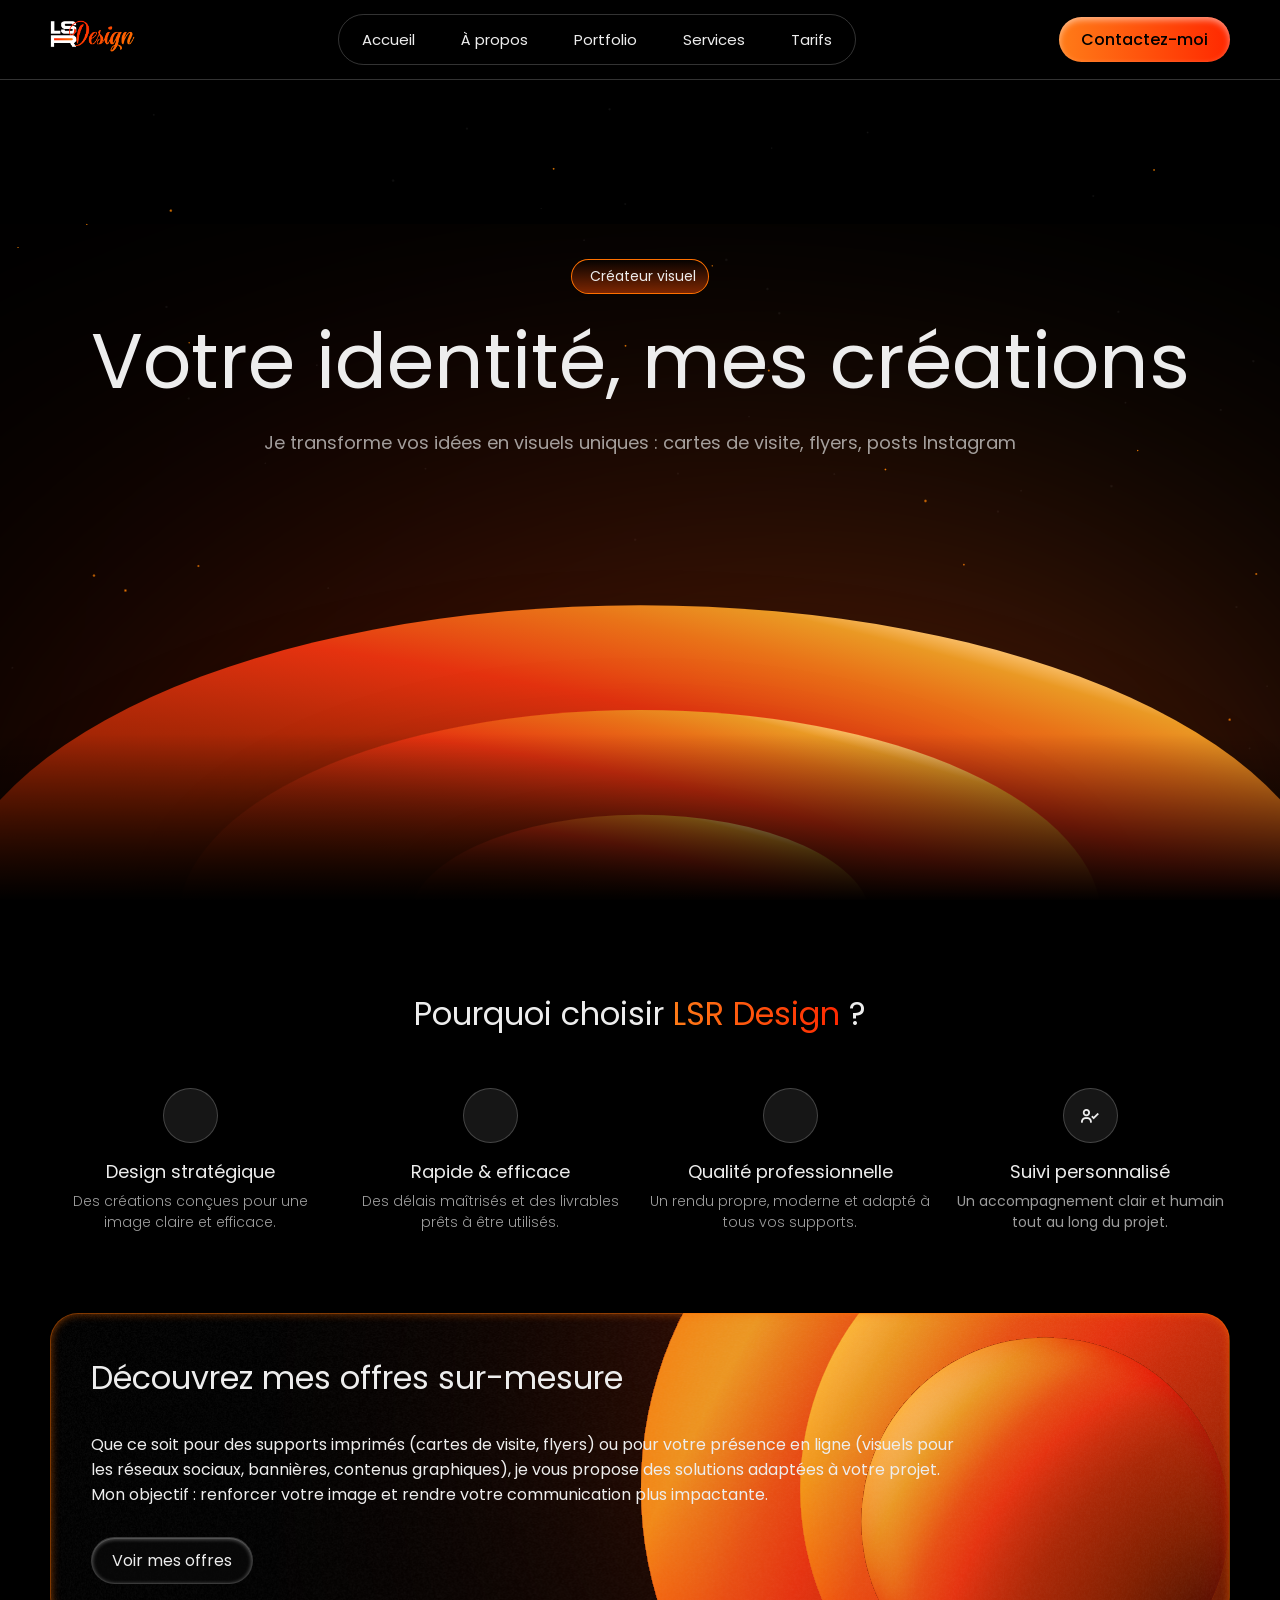
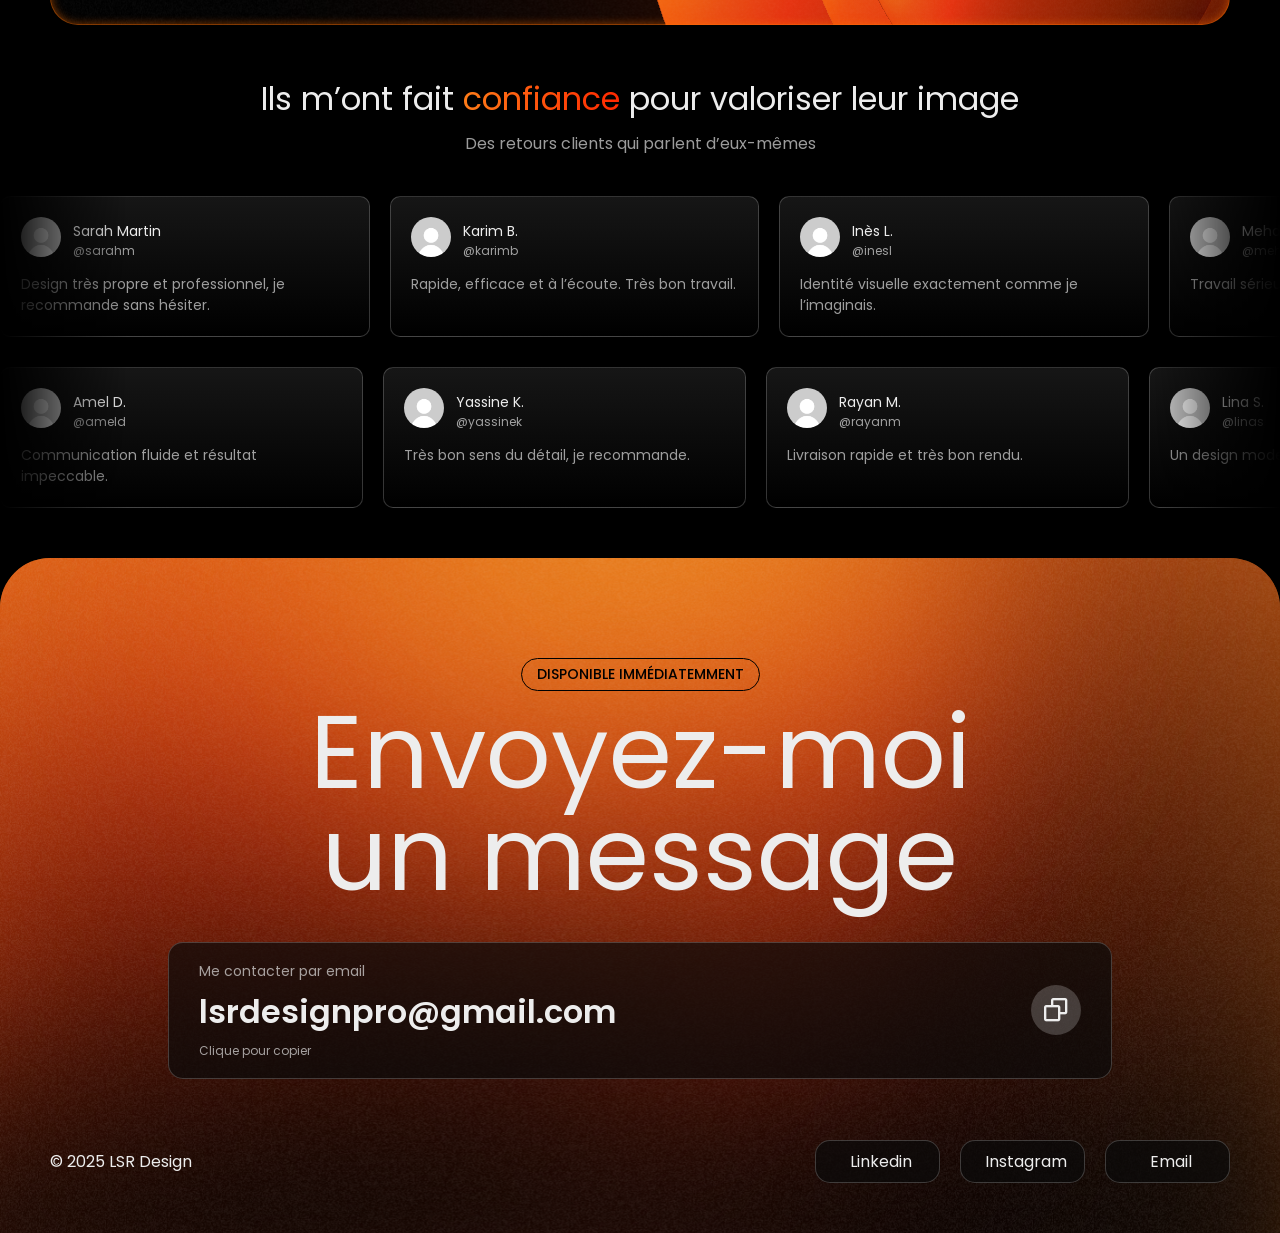
<file: index.html>
<!DOCTYPE html>
<html lang="fr">

<head>
    <meta charset="UTF-8">
    <meta name="viewport" content="width=device-width, initial-scale=1.0">
    <meta name="description" content="">
    <title>LSR Design | Accueil</title>
    <!-- favicon -->
    <link rel="icon" type="image/png" href="/images/favicon.png">
    <!-- style -->
    <link rel="stylesheet" href="../assets/css/utilities.css">
    <link rel="stylesheet" href="../assets/css/style.css">
    <!-- boxicons (icônes) -->
    <link href="https://cdn.boxicons.com/fonts/basic/boxicons.min.css" rel="stylesheet">
    <link href='https://unpkg.com/boxicons@2.1.4/css/boxicons.min.css' rel='stylesheet'>
</head>
</head>

<body>
    <!-- Background particles -->
    <div class="finisher-header"></div>
    <header>
        <nav>
            <div class="navbar-container flex">
                <div class="navbar-logo">
                    <a href="./index.html">
                        <img src="../assets/images/logo.png" alt="LRS design">
                    </a>
                </div>

                <!-- nav links -->
                <ul class="navbar-links flex">
                    <li><a href="./index.html">Accueil</a></li>
                    <li><a href="./a-propos.html">À propos</a></li>
                    <li><a href="./portfolio.html">Portfolio</a></li>
                    <li><a href="./services.html">Services</a></li>
                    <li><a href="./tarifs.html">Tarifs</a></li>
                </ul>

                <!-- Contact -->
                <a href="#" class="primary-btn primary-btn-none">Contactez-moi</a>
                <!-- Burger button (mobile) -->
                <button class="navbar-burger" id="burgerBtn" aria-label="Ouvrir le menu">
                    <i class='bx bx-menu'></i>
                </button>
            </div>
        </nav>
        <div class="mobile-menu" id="mobileMenu">
            <div class="top-mobile-menu">
                <div class="navbar-logo">
                    <a href="./index.html">
                        <img src="../assets/images/logo.png" alt="LRS design">
                    </a>
                </div>
                <button class="mobile-menu-close rounded-full" id="closeMobileMenu" aria-label="Fermer le menu">
                    <i class='bx bx-x'></i>
                </button>
            </div>
            <div class="line-grey"></div>
            <ul class="mobile-menu-links">
                <li><a href="./index.html"><i class='bx  bx-home'></i> Accueil</a></li>
                <li><a href="./a-propos.html"><i class='bx  bx-user'></i> À propos</a></li>
                <li><a href="./portfolio.html"><i class='bx  bx-briefcase-alt'></i> Portfolio</a></li>
                <li><a href="./services.html"><i class="bx bx-bulb"></i> Services</a></li>
                <li><a href="./tarifs.html"><i class='bx  bx-dollar'></i> Tarifs</a></li>
            </ul>

            <div class="mobile-actions">
                <div class="primary-btn">
                    <a href="#">Contactez-moi</a>
                    <i class='bx  bx-arrow-up-right-stroke'></i>
                </div>
            </div>
        </div>
    </header>
    <main>
        <div class="hero-container content">
            <div class="title-container">
                <div class="mini-title rounded">
                    <i class="bx bx-sparkles-alt"></i>
                    Créateur visuel
                </div>

                <h1>Votre identité, mes créations</h1>

                <p>
                    Je transforme vos idées en visuels uniques : cartes de visite,
                    flyers, posts Instagram
                </p>
            </div>
        </div>

        <div class="all-content">
            <div class="why-container">
                <h2 class="title-secondary">Pourquoi choisir <span class="gradient-text">LSR Design</span> ?</h2>
                <div class="why-cards-container">
                    <div class="why-card">
                        <div class="icon-why border-hover rounded">
                            <i class='bx bx-target'></i>
                        </div>
                        <div class="why-text">
                            <h3>Design stratégique</h3>
                            <p class="fw">
                                Des créations conçues pour une image claire et efficace.
                            </p>
                        </div>
                    </div>

                    <div class="why-card">
                        <div class="icon-why border-hover rounded">
                            <i class='bx bx-thunder'></i>
                        </div>
                        <div class="why-text">
                            <h3>Rapide & efficace</h3>
                            <p class="fw">
                                Des délais maîtrisés et des livrables prêts
                                à être utilisés.
                            </p>
                        </div>
                    </div>

                    <div class="why-card">
                        <div class="icon-why border-hover rounded">
                            <i class='bx bx-diamond-alt'></i>
                        </div>
                        <div class="why-text">
                            <h3>Qualité professionnelle</h3>
                            <p class="fw">
                                Un rendu propre, moderne et adapté
                                à tous vos supports.
                            </p>
                        </div>
                    </div>

                    <div class="why-card">
                        <div class="icon-why border-hover rounded">
                            <i class='bx bx-user-check'></i>
                        </div>
                        <div class="why-text">
                            <h3>Suivi personnalisé</h3>
                            <p>
                                Un accompagnement clair et humain
                                tout au long du projet.
                            </p>
                        </div>
                    </div>

                </div>
            </div>

            <!-- <div class="client-satisfait-container">
    
            </div> -->

            <div class="offre-container">
                <h2 class="title-secondary">Découvrez mes offres sur-mesure</h2>
                <p>Que ce soit pour des supports imprimés (cartes de visite, flyers) ou pour votre présence en ligne
                    (visuels pour les réseaux sociaux, bannières, contenus graphiques), je vous propose des solutions
                    adaptées à votre projet. Mon objectif : renforcer votre image et rendre votre communication plus
                    impactante.</p>
                <div class="btn">
                    <a href="./tarifs.html">Voir mes offres</a>
                </div>
            </div>
        </div>

        <div class="temoignage-section">
            <div class="temoignage-header">
                <h2 class="title-secondary">Ils m’ont fait <span class="gradient-text">confiance</span> pour
                    valoriser leur image</h2>
                <p>Des retours clients qui parlent d’eux-mêmes</p>
            </div>
            <div class="temoignage-container">
                <div class="temoignage-box temoignage-box1">
                    <div class="temoignage-track">

                        <div class="temoignage-card border-hover">
                            <div class="profile-temoignage">
                                <div class="profile-pic">
                                    <img src="./assets/images/profile-pic.jpg" class="rounded" alt="Photo de profil">
                                </div>
                                <div class="profile-name">
                                    <h4>Sarah Martin</h4>
                                    <p>@sarahm</p>
                                </div>
                            </div>
                            <div class="temoignage-text">
                                <p>Design très propre et professionnel, je recommande sans hésiter.</p>
                            </div>
                        </div>

                        <div class="temoignage-card border-hover">
                            <div class="profile-temoignage">
                                <div class="profile-pic">
                                    <img src="./assets/images/profile-pic.jpg" class="rounded" alt="">
                                </div>
                                <div class="profile-name">
                                    <h4>Karim B.</h4>
                                    <p>@karimb</p>
                                </div>
                            </div>
                            <div class="temoignage-text">
                                <p>Rapide, efficace et à l’écoute. Très bon travail.</p>
                            </div>
                        </div>

                        <div class="temoignage-card border-hover">
                            <div class="profile-temoignage">
                                <div class="profile-pic">
                                    <img src="./assets/images/profile-pic.jpg" class="rounded" alt="">
                                </div>
                                <div class="profile-name">
                                    <h4>Inès L.</h4>
                                    <p>@inesl</p>
                                </div>
                            </div>
                            <div class="temoignage-text">
                                <p>Identité visuelle exactement comme je l’imaginais.</p>
                            </div>
                        </div>

                        <div class="temoignage-card border-hover">
                            <div class="profile-temoignage">
                                <div class="profile-pic">
                                    <img src="./assets/images/profile-pic.jpg" class="rounded" alt="">
                                </div>
                                <div class="profile-name">
                                    <h4>Mehdi A.</h4>
                                    <p>@mehdia</p>
                                </div>
                            </div>
                            <div class="temoignage-text">
                                <p>Travail sérieux et rendu moderne. Top.</p>
                            </div>
                        </div>

                        <div class="temoignage-card border-hover">
                            <div class="profile-temoignage">
                                <div class="profile-pic">
                                    <img src="./assets/images/profile-pic.jpg" class="rounded" alt="">
                                </div>
                                <div class="profile-name">
                                    <h4>Sarah Martin</h4>
                                    <p>@sarahm</p>
                                </div>
                            </div>
                            <div class="temoignage-text">
                                <p>Design très propre et professionnel, je recommande sans hésiter.</p>
                            </div>
                        </div>

                        <div class="temoignage-card border-hover">
                            <div class="profile-temoignage">
                                <div class="profile-pic">
                                    <img src="./assets/images/profile-pic.jpg" class="rounded" alt="">
                                </div>
                                <div class="profile-name">
                                    <h4>Karim B.</h4>
                                    <p>@karimb</p>
                                </div>
                            </div>
                            <div class="temoignage-text">
                                <p>Rapide, efficace et à l’écoute. Très bon travail.</p>
                            </div>
                        </div>

                        <div class="temoignage-card border-hover">
                            <div class="profile-temoignage">
                                <div class="profile-pic">
                                    <img src="./assets/images/profile-pic.jpg" class="rounded" alt="">
                                </div>
                                <div class="profile-name">
                                    <h4>Inès L.</h4>
                                    <p>@inesl</p>
                                </div>
                            </div>
                            <div class="temoignage-text">
                                <p>Identité visuelle exactement comme je l’imaginais.</p>
                            </div>
                        </div>

                        <div class="temoignage-card border-hover">
                            <div class="profile-temoignage">
                                <div class="profile-pic">
                                    <img src="./assets/images/profile-pic.jpg" class="rounded" alt="">
                                </div>
                                <div class="profile-name">
                                    <h4>Mehdi A.</h4>
                                    <p>@mehdia</p>
                                </div>
                            </div>
                            <div class="temoignage-text">
                                <p>Travail sérieux et rendu moderne. Top.</p>
                            </div>
                        </div>

                    </div>
                </div>

                <div class="temoignage-box temoignage-box2">
                    <div class="temoignage-track">

                        <div class="temoignage-card border-hover">
                            <div class="profile-temoignage">
                                <div class="profile-pic">
                                    <img src="./assets/images/profile-pic.jpg" class="rounded" alt="">
                                </div>
                                <div class="profile-name">
                                    <h4>Amel D.</h4>
                                    <p>@ameld</p>
                                </div>
                            </div>
                            <div class="temoignage-text">
                                <p>Communication fluide et résultat impeccable.</p>
                            </div>
                        </div>

                        <div class="temoignage-card border-hover">
                            <div class="profile-temoignage">
                                <div class="profile-pic">
                                    <img src="./assets/images/profile-pic.jpg" class="rounded" alt="">
                                </div>
                                <div class="profile-name">
                                    <h4>Yassine K.</h4>
                                    <p>@yassinek</p>
                                </div>
                            </div>
                            <div class="temoignage-text">
                                <p>Très bon sens du détail, je recommande.</p>
                            </div>
                        </div>

                        <div class="temoignage-card border-hover">
                            <div class="profile-temoignage">
                                <div class="profile-pic">
                                    <img src="./assets/images/profile-pic.jpg" class="rounded" alt="">
                                </div>
                                <div class="profile-name">
                                    <h4>Rayan M.</h4>
                                    <p>@rayanm</p>
                                </div>
                            </div>
                            <div class="temoignage-text">
                                <p>Livraison rapide et très bon rendu.</p>
                            </div>
                        </div>

                        <div class="temoignage-card border-hover">
                            <div class="profile-temoignage">
                                <div class="profile-pic">
                                    <img src="./assets/images/profile-pic.jpg" class="rounded" alt="">
                                </div>
                                <div class="profile-name">
                                    <h4>Lina S.</h4>
                                    <p>@linas</p>
                                </div>
                            </div>
                            <div class="temoignage-text">
                                <p>Un design moderne qui fait la différence.</p>
                            </div>
                        </div>
                        <!-- DUPLICATION -->
                        <div class="temoignage-card border-hover">
                            <div class="profile-temoignage">
                                <div class="profile-pic">
                                    <img src="./assets/images/profile-pic.jpg" class="rounded" alt="">
                                </div>
                                <div class="profile-name">
                                    <h4>Nora B.</h4>
                                    <p>@norab</p>
                                </div>
                            </div>
                            <div class="temoignage-text">
                                <p>Très bon accompagnement du début à la fin, travail sérieux.</p>
                            </div>
                        </div>

                        <div class="temoignage-card border-hover">
                            <div class="profile-temoignage">
                                <div class="profile-pic">
                                    <img src="./assets/images/profile-pic.jpg" class="rounded" alt="">
                                </div>
                                <div class="profile-name">
                                    <h4>Lucas P.</h4>
                                    <p>@lucasp</p>
                                </div>
                            </div>
                            <div class="temoignage-text">
                                <p>Un rendu moderne et efficace, exactement ce que je voulais.</p>
                            </div>
                        </div>

                        <div class="temoignage-card border-hover">
                            <div class="profile-temoignage">
                                <div class="profile-pic">
                                    <img src="./assets/images/profile-pic.jpg" class="rounded" alt="">
                                </div>
                                <div class="profile-name">
                                    <h4>Samira O.</h4>
                                    <p>@samirao</p>
                                </div>
                            </div>
                            <div class="temoignage-text">
                                <p>Créatif, rapide et très à l’écoute. Je recommande sans hésiter.</p>
                            </div>
                        </div>

                        <div class="temoignage-card border-hover">
                            <div class="profile-temoignage">
                                <div class="profile-pic">
                                    <img src="./assets/images/profile-pic.jpg" class="rounded" alt="">
                                </div>
                                <div class="profile-name">
                                    <h4>Hugo L.</h4>
                                    <p>@hugol</p>
                                </div>
                            </div>
                            <div class="temoignage-text">
                                <p>Un vrai plus pour mon image de marque, très satisfait.</p>
                            </div>
                        </div>
                    </div>
                </div>

            </div>
        </div>
    </main>

    <footer>
        <div class="footer-container" id="contact">
            <div class="available rounded">
                <p>Disponible immédiatemment</p>
            </div>
            <h1 class="title-font">Envoyez-moi<br>un message</h1>
            <!-- card email a copier -->

            <div class="contact-card-wrapper border-hover" id="contactCard">
                <div class="contact-card-info">
                    <p class="contact-card-title">Me contacter par email</p>
                    <p class="contact-card-email" id="contactEmail">lsrdesignpro@gmail.com</p>
                    <p class="contact-card-hint" id="contactHint">Clique pour copier</p>
                </div>

                <button class="contact-card-copy-btn rounded" id="contactCopyButton">
                    <i id="contactIconCopy" class='bx bx-copy'></i>
                    <i id="contactIconCheck" class='bx bx-check contact-card-icon-check'></i>
                </button>

            </div>

            <div class="copyright-container">
                <div class="copyright color-grey">
                    <p>© 2025 LSR Design</p>
                    <div class="social-media">
                        <a href="https://www.linkedin.com/in/amin-lassar-2700a9367/"><i
                                class='bxl  bx-linkedin'></i>Linkedin</a>
                        <a href="https://www.instagram.com/lsrdesign_pro/"><i class='bxl  bx-github'></i>Instagram</a>
                        <a href="mailto:aminlassar433@gmail.com"><i class='bxl  bx-gmail'></i>Email</a>
                    </div>
                </div>
            </div>
        </div>
    </footer>

    <!-- JS -->
    <script src="../assets/js/script.js"></script>
    <script src="../assets/js/finisher-header.es5.min.js"></script>
    <script src="../assets/js/particles.js"></script>
</body>

</html>
</file>
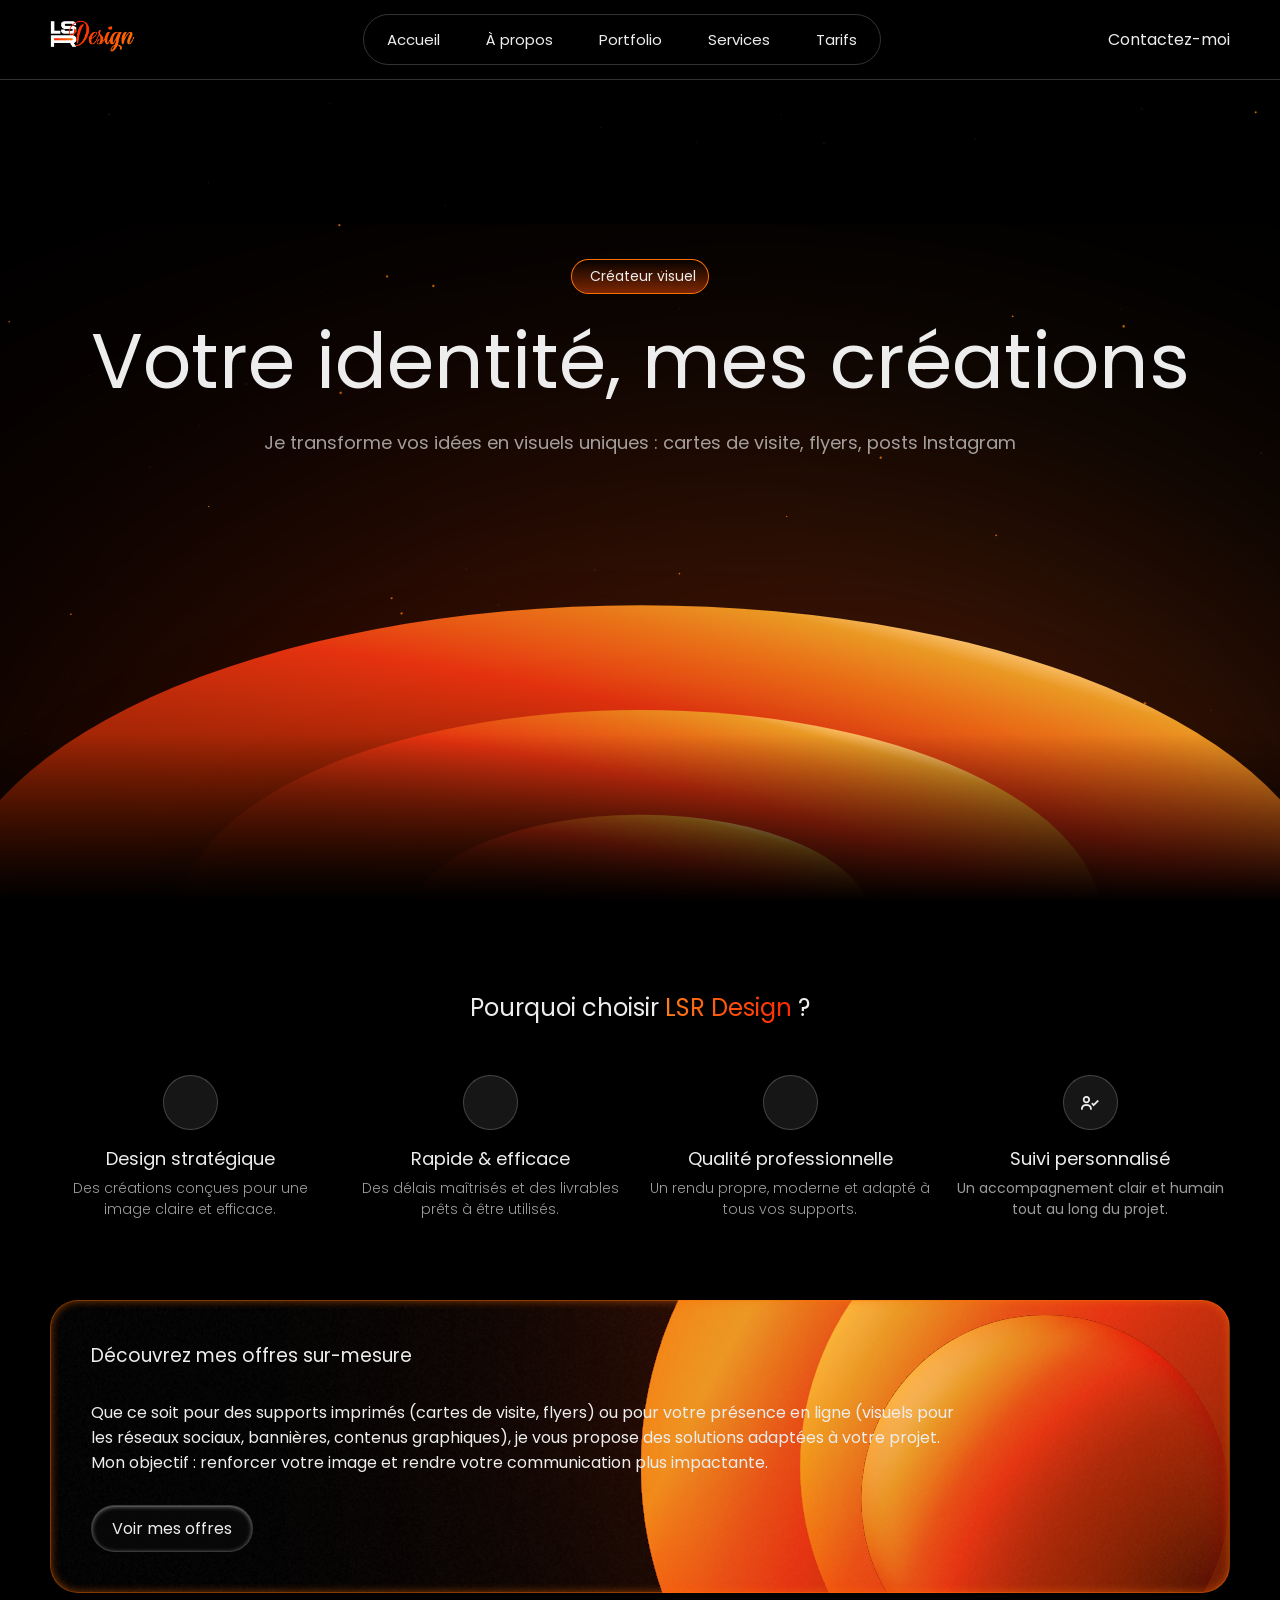
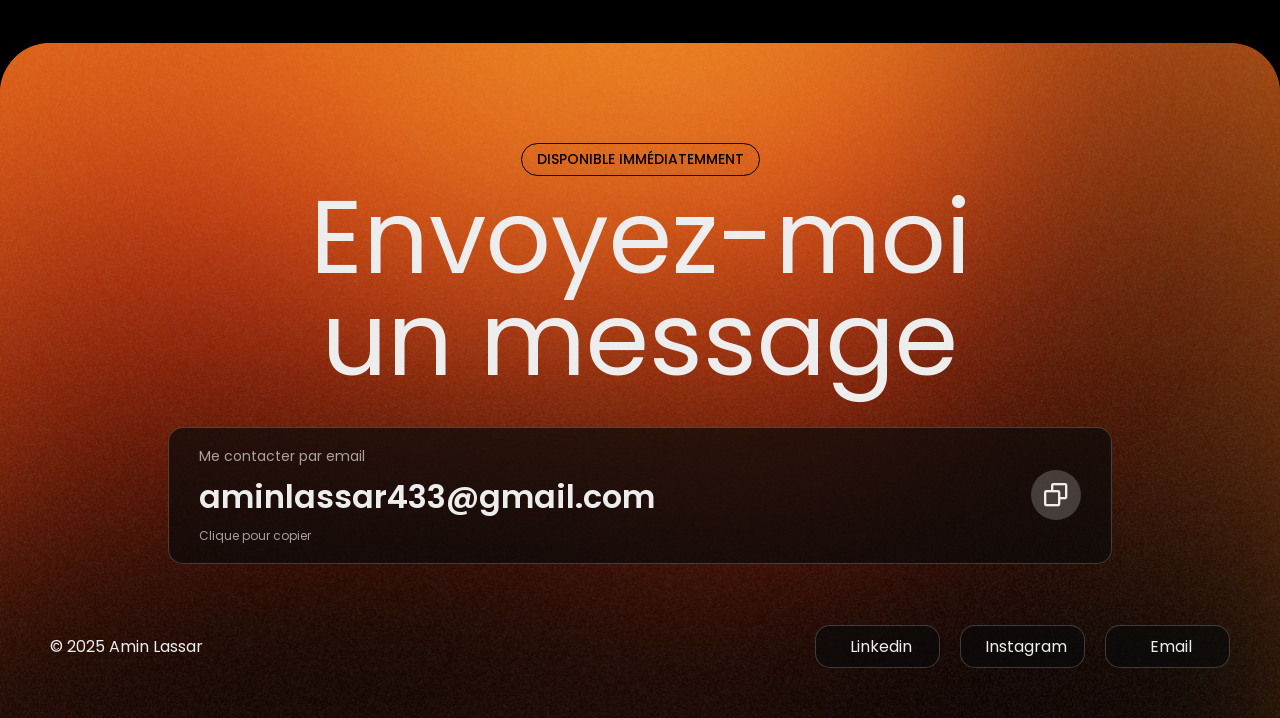
<file: pages/index.html>
<!DOCTYPE html>
<html lang="fr">

<head>
    <meta charset="UTF-8">
    <meta name="viewport" content="width=device-width, initial-scale=1.0">
    <meta name="description" content="">
    <title>LSR Design | Accueil</title>
    <!-- favicon -->
    <link rel="icon" type="image/png" href="/images/favicon.png">
    <!-- style -->
    <link rel="stylesheet" href="../assets/css/utilities.css">
    <link rel="stylesheet" href="../assets/css/style.css">
    <!-- boxicons (icônes) -->
    <link href="https://cdn.boxicons.com/fonts/basic/boxicons.min.css" rel="stylesheet">
    <link href='https://unpkg.com/boxicons@2.1.4/css/boxicons.min.css' rel='stylesheet'>
</head>
</head>

<body>
    <!-- Background particles -->
    <div class="finisher-header"></div>
    <header>
        <nav>
            <div class="navbar-container flex">
                <div class="navbar-logo">
                    <a href="./index.html">
                        <img src="../assets/images/logo.png" alt="LRS design">
                    </a>
                </div>

                <!-- nav links -->
                <ul class="navbar-links flex">
                    <li><a href="./index.html">Accueil</a></li>
                    <li><a href="#">À propos</a></li>
                    <li><a href="#">Portfolio</a></li>
                    <li><a href="#">Services</a></li>
                    <li><a href="#">Tarifs </a></li>
                </ul>

                <!-- Contact -->
                <div class="btn-contact btn-contact-none">
                    <a href="#">Contactez-moi</a>
                </div>
                <!-- Burger button (mobile) -->
                <button class="navbar-burger" id="burgerBtn" aria-label="Ouvrir le menu">
                    <i class='bx bx-menu'></i>
                </button>
            </div>
        </nav>
        <div class="mobile-menu" id="mobileMenu">
            <div class="top-mobile-menu">
                <div class="navbar-logo">
                    <a href="./index.html">
                        <img src="../assets/images/logo.png" alt="LRS design">
                    </a>
                </div>
                <button class="mobile-menu-close rounded-full" id="closeMobileMenu" aria-label="Fermer le menu">
                    <i class='bx bx-x'></i>
                </button>
            </div>
            <div class="line-grey"></div>
            <ul class="mobile-menu-links">
                <li><a href="./index.html"><i class='bx  bx-home'></i> Accueil</a></li>
                <li><a href="#"><i class='bx  bx-user'></i> À propos</a></li>
                <li><a href="#"><i class='bx  bx-briefcase-alt'></i> Portfolio</a></li>
                <li><a href="#"><i class="bx bx-bulb"></i> Services</a></li>
                <li><a href="#"><i class='bx  bx-dollar'></i> Tarifs </a></li>
            </ul>

            <div class="mobile-actions">
                <div class="btn-contact">
                    <a href="#">Contactez-moi</a>
                    <i class='bx  bx-arrow-up-right-stroke'></i>
                </div>
            </div>
        </div>
    </header>
    <main>
        <div class="hero-container content">
            <div class="title-container">
                <div class="mini-title rounded">
                    <i class="bx bx-sparkles-alt"></i>
                    Créateur visuel
                </div>

                <h1>Votre identité, mes créations</h1>

                <p>
                    Je transforme vos idées en visuels uniques : cartes de visite,
                    flyers, posts Instagram
                </p>
            </div>
        </div>

        <div class="all-content">
            <div class="why-container">
                <h2>Pourquoi choisir <span class="gradient-text">LSR Design</span> ?</h2>
                <div class="why-cards-container">
                    <div class="why-card">
                        <div class="icon-why border-hover rounded">
                            <i class='bx bx-target'></i>
                        </div>
                        <div class="why-text">
                            <h3>Design stratégique</h3>
                            <p class="fw">
                                Des créations conçues pour une image claire et efficace.
                            </p>
                        </div>
                    </div>

                    <div class="why-card">
                        <div class="icon-why border-hover rounded">
                            <i class='bx bx-thunder'></i>
                        </div>
                        <div class="why-text">
                            <h3>Rapide & efficace</h3>
                            <p class="fw">
                                Des délais maîtrisés et des livrables prêts
                                à être utilisés.
                            </p>
                        </div>
                    </div>

                    <div class="why-card">
                        <div class="icon-why border-hover rounded">
                            <i class='bx bx-diamond-alt'></i>
                        </div>
                        <div class="why-text">
                            <h3>Qualité professionnelle</h3>
                            <p class="fw">
                                Un rendu propre, moderne et adapté
                                à tous vos supports.
                            </p>
                        </div>
                    </div>

                    <div class="why-card">
                        <div class="icon-why border-hover rounded">
                            <i class='bx bx-user-check'></i>
                        </div>
                        <div class="why-text">
                            <h3>Suivi personnalisé</h3>
                            <p>
                                Un accompagnement clair et humain
                                tout au long du projet.
                            </p>
                        </div>
                    </div>

                </div>
            </div>

            <!-- <div class="client-satisfait-container">
    
            </div> -->
            <div class="offre-container">
                <h3>Découvrez mes offres sur-mesure</h3>
                <p>Que ce soit pour des supports imprimés (cartes de visite, flyers) ou pour votre présence en ligne
                    (visuels pour les réseaux sociaux, bannières, contenus graphiques), je vous propose des solutions
                    adaptées à votre projet. Mon objectif : renforcer votre image et rendre votre communication plus
                    impactante.</p>
                <div class="btn">
                    <a href="./tarifs.html">Voir mes offres</a>
                </div>
            </div>
            <!-- <div class="faq-container">
    
            </div>
            <div class="temoignage-container"></div> -->
        </div>
    </main>

    <footer>
        <div class="footer-container" id="contact">
            <div class="available rounded">
                <p>Disponible immédiatemment</p>
            </div>
            <h1 class="title-font">Envoyez-moi<br>un message</h1>
            <!-- card email a copier -->

            <div class="contact-card-wrapper border-hover" id="contactCard">
                <div class="contact-card-info">
                    <p class="contact-card-title">Me contacter par email</p>
                    <p class="contact-card-email" id="contactEmail">aminlassar433@gmail.com</p>
                    <p class="contact-card-hint" id="contactHint">Clique pour copier</p>
                </div>

                <button class="contact-card-copy-btn rounded" id="contactCopyButton">
                    <i id="contactIconCopy" class='bx bx-copy'></i>
                    <i id="contactIconCheck" class='bx bx-check contact-card-icon-check'></i>
                </button>

            </div>

            <div class="copyright-container">
                <div class="copyright color-grey">
                    <p>© 2025 Amin Lassar</p>
                    <div class="social-media">
                        <a href="https://www.linkedin.com/in/amin-lassar-2700a9367/"><i
                                class='bxl  bx-linkedin'></i>Linkedin</a>
                        <a href="https://www.instagram.com/lsrdesign_pro/"><i class='bxl  bx-github'></i>Instagram</a>
                        <a href="mailto:aminlassar433@gmail.com"><i class='bxl  bx-gmail'></i>Email</a>
                    </div>
                </div>
            </div>
        </div>
    </footer>

    <!-- JS -->
    <script src="../assets/js/script.js"></script>
    <script src="../assets/js/finisher-header.es5.min.js"></script>
    <script src="../assets/js/particles.js"></script>
</body>

</html>
</file>
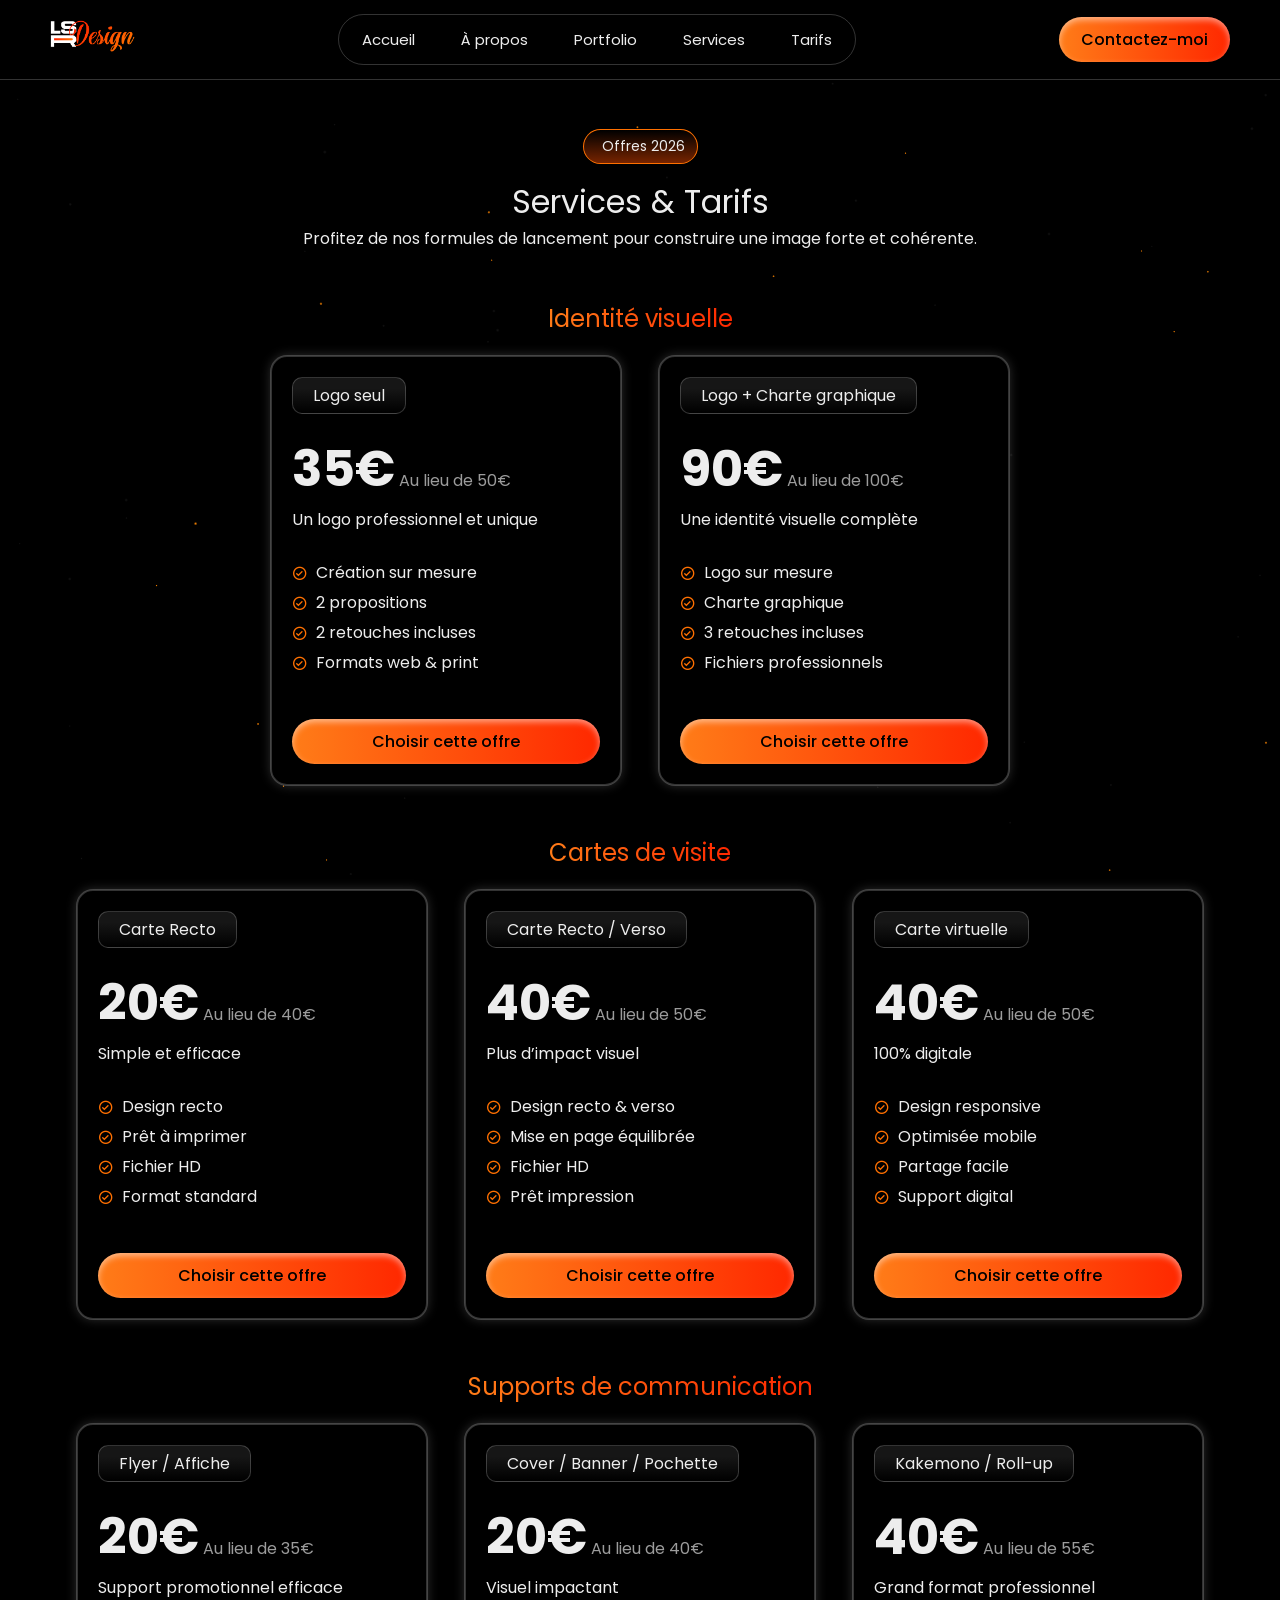
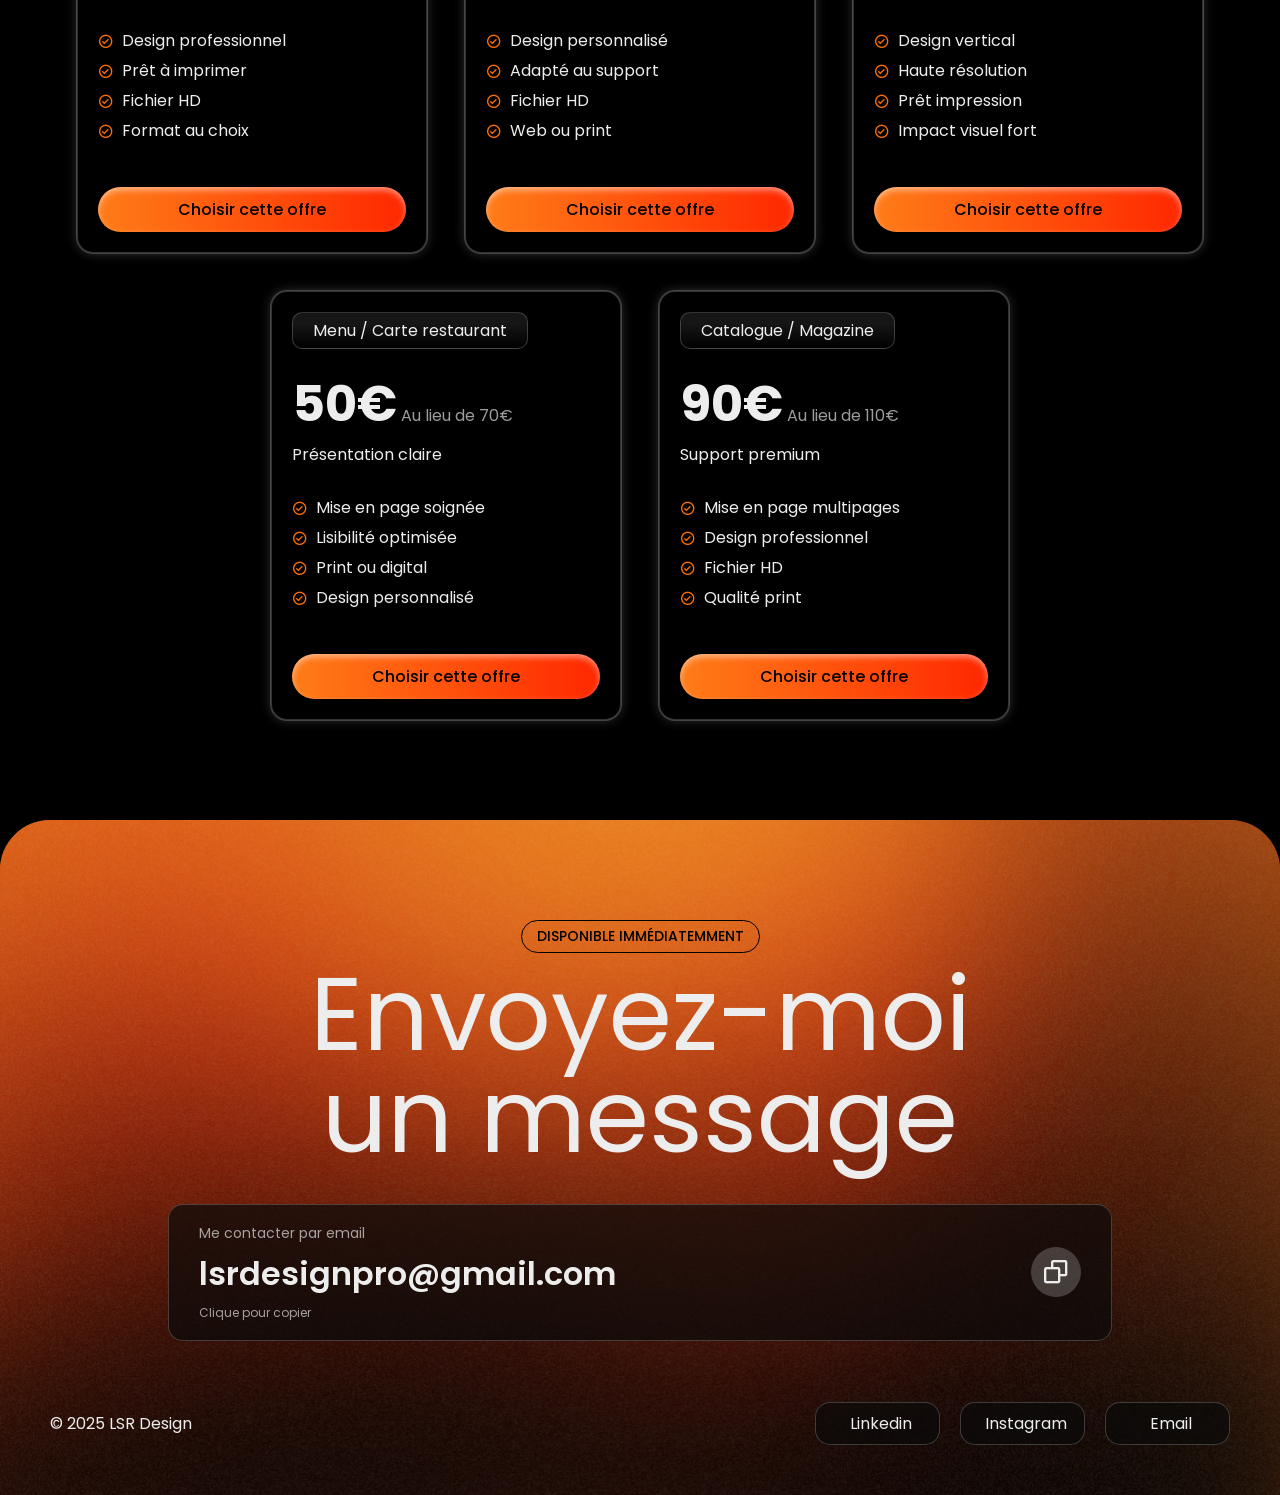
<file: tarifs.html>
<!DOCTYPE html>
<html lang="fr">

<head>
    <meta charset="UTF-8">
    <meta name="viewport" content="width=device-width, initial-scale=1.0">
    <meta name="description" content="">
    <title>LSR Design | Accueil</title>
    <!-- favicon -->
    <link rel="icon" type="image/png" href="/images/favicon.png">
    <!-- style -->
    <link rel="stylesheet" href="../assets/css/utilities.css">
    <link rel="stylesheet" href="../assets/css/style.css">
    <!-- boxicons (icônes) -->
    <link href="https://cdn.boxicons.com/fonts/basic/boxicons.min.css" rel="stylesheet">
    <link href='https://unpkg.com/boxicons@2.1.4/css/boxicons.min.css' rel='stylesheet'>
</head>
</head>

<body>
    <!-- Background particles -->
    <div class="finisher-header"></div>
    <header>
        <nav>
            <div class="navbar-container flex">
                <div class="navbar-logo">
                    <a href="./index.html">
                        <img src="../assets/images/logo.png" alt="LRS design">
                    </a>
                </div>

                <!-- nav links -->
                <ul class="navbar-links flex">
                    <li><a href="./index.html">Accueil</a></li>
                    <li><a href="./a-propos.html">À propos</a></li>
                    <li><a href="./portfolio.html">Portfolio</a></li>
                    <li><a href="./services.html">Services</a></li>
                    <li><a href="./tarifs.html">Tarifs</a></li>
                </ul>

                <!-- Contact -->
                <a href="#" class="primary-btn primary-btn-none">Contactez-moi</a>
                <!-- Burger button (mobile) -->
                <button class="navbar-burger" id="burgerBtn" aria-label="Ouvrir le menu">
                    <i class='bx bx-menu'></i>
                </button>
            </div>
        </nav>
        <div class="mobile-menu" id="mobileMenu">
            <div class="top-mobile-menu">
                <div class="navbar-logo">
                    <a href="./index.html">
                        <img src="../assets/images/logo.png" alt="LRS design">
                    </a>
                </div>
                <button class="mobile-menu-close rounded-full" id="closeMobileMenu" aria-label="Fermer le menu">
                    <i class='bx bx-x'></i>
                </button>
            </div>
            <div class="line-grey"></div>
            <ul class="mobile-menu-links">
                <li><a href="./index.html"><i class='bx  bx-home'></i> Accueil</a></li>
                <li><a href="./a-propos.html"><i class='bx  bx-user'></i> À propos</a></li>
                <li><a href="./portfolio.html"><i class='bx  bx-briefcase-alt'></i> Portfolio</a></li>
                <li><a href="./services.html"><i class="bx bx-bulb"></i> Services</a></li>
                <li><a href="./tarifs.html"><i class='bx  bx-dollar'></i> Tarifs</a></li>
            </ul>

            <div class="mobile-actions">
                <div class="primary-btn">
                    <a href="#">Contactez-moi</a>
                    <i class='bx  bx-arrow-up-right-stroke'></i>
                </div>
            </div>
        </div>
    </header>
    <main>
        <div class="all-content">
            <div class="tarifs-section">
                <div class="title-container-tarifs">
                    <div class="mini-title rounded">
                        <i class='bx  bx-fire-alt'></i>
                        Offres 2026
                    </div>
                    <div class="title-txt">
                        <h1>Services & Tarifs</h1>
                        <p>Profitez de nos formules de lancement pour construire une image forte et cohérente.</p>
                    </div>
                </div>
                <div class="tarifs-container">
                    <!-- Identité visuelle -->
                    <div class="tarifs-cards">
                        <h2 class="gradient-text">Identité visuelle</h2>
                        <div class="tarifs-cards-box">
                            <div class="tarifs-card border-hover box-shadow">
                                <div class="plan border">
                                    <h4>Logo seul</h4>
                                </div>
                                <div>
                                    <div class="price">
                                        <span class="new">35€</span>
                                        <span class="old">Au lieu de 50€</span>
                                    </div>
                                    <p class="subtitle">Un logo professionnel et unique</p>
                                </div>
                                <ul class="tarif-card-avantages">
                                    <li><i class='bx  bx-check-circle'></i> Création sur mesure</li>
                                    <li><i class='bx  bx-check-circle'></i> 2 propositions</li>
                                    <li><i class='bx  bx-check-circle'></i> 2 retouches incluses</li>
                                    <li><i class='bx  bx-check-circle'></i> Formats web & print</li>
                                </ul>
                                <a href="#" class="primary-btn justify-c rounded">Choisir cette offre</a>
                            </div>
                            <div class="tarifs-card border-hover box-shadow">
                                <div class="plan border">
                                    <h4>Logo + Charte graphique</h4>
                                </div>
                                <div>
                                    <div class="price">
                                        <span class="new">90€</span>
                                        <span class="old">Au lieu de 100€</span>
                                    </div>
                                    <p class="subtitle">Une identité visuelle complète</p>
                                </div>
                                <ul class="tarif-card-avantages">
                                    <li><i class='bx  bx-check-circle'></i> Logo sur mesure</li>
                                    <li><i class='bx  bx-check-circle'></i> Charte graphique</li>
                                    <li><i class='bx  bx-check-circle'></i> 3 retouches incluses</li>
                                    <li><i class='bx  bx-check-circle'></i> Fichiers professionnels</li>
                                </ul>
                                <a href="#" class="primary-btn justify-c rounded">Choisir cette offre</a>
                            </div>
                        </div>
                    </div>
                    <!-- Cartes de visite -->
                    <div class="tarifs-cards">
                        <h2 class="gradient-text">Cartes de visite</h2>
                        <div class="tarifs-cards-box">
                            <div class="tarifs-card border-hover box-shadow">
                                <div class="plan border">
                                    <h4>Carte Recto</h4>
                                </div>
                                <div>
                                    <div class="price">
                                        <span class="new">20€</span>
                                        <span class="old">Au lieu de 40€</span>
                                    </div>
                                    <p class="subtitle">Simple et efficace</p>
                                </div>
                                <ul class="tarif-card-avantages">
                                    <li><i class='bx  bx-check-circle'></i> Design recto</li>
                                    <li><i class='bx  bx-check-circle'></i> Prêt à imprimer</li>
                                    <li><i class='bx  bx-check-circle'></i> Fichier HD</li>
                                    <li><i class='bx  bx-check-circle'></i> Format standard</li>
                                </ul>
                                <a href="#" class="primary-btn justify-c rounded">Choisir cette offre</a>
                            </div>
                            <div class="tarifs-card border-hover box-shadow">
                                <div class="plan border">
                                    <h4>Carte Recto / Verso</h4>
                                </div>
                                <div>
                                    <div class="price">
                                        <span class="new">40€</span>
                                        <span class="old">Au lieu de 50€</span>
                                    </div>
                                    <p class="subtitle">Plus d’impact visuel</p>
                                </div>
                                <ul class="tarif-card-avantages">
                                    <li><i class='bx  bx-check-circle'></i> Design recto & verso</li>
                                    <li><i class='bx  bx-check-circle'></i> Mise en page équilibrée</li>
                                    <li><i class='bx  bx-check-circle'></i> Fichier HD</li>
                                    <li><i class='bx  bx-check-circle'></i> Prêt impression</li>
                                </ul>
                                <a href="#" class="primary-btn justify-c rounded">Choisir cette offre</a>
                            </div>
                            <div class="tarifs-card border-hover box-shadow">
                                <div class="plan border">
                                    <h4>Carte virtuelle</h4>
                                </div>
                                <div>
                                    <div class="price">
                                        <span class="new">40€</span>
                                        <span class="old">Au lieu de 50€</span>
                                    </div>
                                    <p class="subtitle">100% digitale</p>
                                </div>
                                <ul class="tarif-card-avantages">
                                    <li><i class='bx  bx-check-circle'></i> Design responsive</li>
                                    <li><i class='bx  bx-check-circle'></i> Optimisée mobile</li>
                                    <li><i class='bx  bx-check-circle'></i> Partage facile</li>
                                    <li><i class='bx  bx-check-circle'></i> Support digital</li>
                                </ul>
                                <a href="#" class="primary-btn justify-c rounded">Choisir cette offre</a>
                            </div>
                        </div>
                    </div>
                    <!-- Supports de communication -->
                    <div class="tarifs-cards">
                        <h2 class="gradient-text">Supports de communication</h2>
                        <div class="tarifs-cards-box">
                            <div class="tarifs-card border-hover box-shadow">
                                <div class="plan border">
                                    <h4>Flyer / Affiche</h4>
                                </div>
                                <div>
                                    <div class="price">
                                        <span class="new">20€</span>
                                        <span class="old">Au lieu de 35€</span>
                                    </div>
                                    <p class="subtitle">Support promotionnel efficace</p>
                                </div>
                                <ul class="tarif-card-avantages">
                                    <li><i class='bx  bx-check-circle'></i> Design professionnel</li>
                                    <li><i class='bx  bx-check-circle'></i> Prêt à imprimer</li>
                                    <li><i class='bx  bx-check-circle'></i> Fichier HD</li>
                                    <li><i class='bx  bx-check-circle'></i> Format au choix</li>
                                </ul>
                                <a href="#" class="primary-btn justify-c rounded">Choisir cette offre</a>
                            </div>
                            <div class="tarifs-card border-hover box-shadow">
                                <div class="plan border">
                                    <h4>Cover / Banner / Pochette</h4>
                                </div>
                                <div>
                                    <div class="price">
                                        <span class="new">20€</span>
                                        <span class="old">Au lieu de 40€</span>
                                    </div>
                                    <p class="subtitle">Visuel impactant</p>
                                </div>
                                <ul class="tarif-card-avantages">
                                    <li><i class='bx  bx-check-circle'></i> Design personnalisé</li>
                                    <li><i class='bx  bx-check-circle'></i> Adapté au support</li>
                                    <li><i class='bx  bx-check-circle'></i> Fichier HD</li>
                                    <li><i class='bx  bx-check-circle'></i> Web ou print</li>
                                </ul>
                                <a href="#" class="primary-btn justify-c rounded">Choisir cette offre</a>
                            </div>
                            <div class="tarifs-card border-hover box-shadow">
                                <div class="plan border">
                                    <h4>Kakemono / Roll-up</h4>
                                </div>
                                <div>
                                    <div class="price">
                                        <span class="new">40€</span>
                                        <span class="old">Au lieu de 55€</span>
                                    </div>
                                    <p class="subtitle">Grand format professionnel</p>
                                </div>
                                <ul class="tarif-card-avantages">
                                    <li><i class='bx  bx-check-circle'></i> Design vertical</li>
                                    <li><i class='bx  bx-check-circle'></i> Haute résolution</li>
                                    <li><i class='bx  bx-check-circle'></i> Prêt impression</li>
                                    <li><i class='bx  bx-check-circle'></i> Impact visuel fort</li>
                                </ul>
                                <a href="#" class="primary-btn justify-c rounded">Choisir cette offre</a>
                            </div>
                            <div class="tarifs-card border-hover box-shadow">
                                <div class="plan border">
                                    <h4>Menu / Carte restaurant</h4>
                                </div>
                                <div>
                                    <div class="price">
                                        <span class="new">50€</span>
                                        <span class="old">Au lieu de 70€</span>
                                    </div>
                                    <p class="subtitle">Présentation claire</p>
                                </div>
                                <ul class="tarif-card-avantages">
                                    <li><i class='bx  bx-check-circle'></i> Mise en page soignée</li>
                                    <li><i class='bx  bx-check-circle'></i> Lisibilité optimisée</li>
                                    <li><i class='bx  bx-check-circle'></i> Print ou digital</li>
                                    <li><i class='bx  bx-check-circle'></i> Design personnalisé</li>
                                </ul>
                                <a href="#" class="primary-btn justify-c rounded">Choisir cette offre</a>
                            </div>
                            <div class="tarifs-card border-hover box-shadow">
                                <div class="plan border">
                                    <h4>Catalogue / Magazine</h4>
                                </div>
                                <div>
                                    <div class="price">
                                        <span class="new">90€</span>
                                        <span class="old">Au lieu de 110€</span>
                                    </div>
                                    <p class="subtitle">Support premium</p>
                                </div>
                                <ul class="tarif-card-avantages">
                                    <li><i class='bx  bx-check-circle'></i> Mise en page multipages</li>
                                    <li><i class='bx  bx-check-circle'></i> Design professionnel</li>
                                    <li><i class='bx  bx-check-circle'></i> Fichier HD</li>
                                    <li><i class='bx  bx-check-circle'></i> Qualité print</li>
                                </ul>
                                <a href="#" class="primary-btn justify-c rounded">Choisir cette offre</a>
                            </div>
                        </div>
                    </div>
                </div>
            </div>

        </div>
    </main>

    <footer>
        <div class="footer-container" id="contact">
            <div class="available rounded">
                <p>Disponible immédiatemment</p>
            </div>
            <h1 class="title-font">Envoyez-moi<br>un message</h1>
            <!-- card email a copier -->

            <div class="contact-card-wrapper border-hover" id="contactCard">
                <div class="contact-card-info">
                    <p class="contact-card-title">Me contacter par email</p>
                    <p class="contact-card-email" id="contactEmail">lsrdesignpro@gmail.com</p>
                    <p class="contact-card-hint" id="contactHint">Clique pour copier</p>
                </div>

                <button class="contact-card-copy-btn rounded" id="contactCopyButton">
                    <i id="contactIconCopy" class='bx bx-copy'></i>
                    <i id="contactIconCheck" class='bx bx-check contact-card-icon-check'></i>
                </button>

            </div>

            <div class="copyright-container">
                <div class="copyright color-grey">
                    <p>© 2025 LSR Design</p>
                    <div class="social-media">
                        <a href="https://www.linkedin.com/in/amin-lassar-2700a9367/"><i
                                class='bxl  bx-linkedin'></i>Linkedin</a>
                        <a href="https://www.instagram.com/lsrdesign_pro/"><i class='bxl  bx-github'></i>Instagram</a>
                        <a href="mailto:aminlassar433@gmail.com"><i class='bxl  bx-gmail'></i>Email</a>
                    </div>
                </div>
            </div>
        </div>
    </footer>

    <!-- JS -->
    <script src="../assets/js/script.js"></script>
    <script src="../assets/js/finisher-header.es5.min.js"></script>
    <script src="../assets/js/particles.js"></script>
</body>

</html>
</file>
<file: assets/css/utilities.css>
@import url("https://fonts.googleapis.com/css2?family=Poppins:ital,wght@0,100;0,200;0,300;0,400;0,500;0,600;0,700;0,800;0,900;1,100;1,200;1,300;1,400;1,500;1,600;1,700;1,800;1,900&display=swap");

* {
  margin: 0;
  padding: 0;
  box-sizing: border-box;
  transition: all 0.2s ease;
}

/* DARK / LIGHT MODE VARIABLES */
:root {
  --color-bg: #000000;
  --color-bg-clear: #0a0a0ab5;
  --color-text: #ededed;
  --color-text-secondary: #edededa8;
  --color-surface: #161616;
  --color-border: rgba(255, 255, 255, 0.2);
  --color-accent: #ff7000;
  --color-accent-dark: #ff2800;
  --color-accent-clear: #ff6f0081;
  --color-accent-dark-clear: #ff260084;
  --moon: rgb(19, 19, 19);
  --gradient: linear-gradient(90deg, #ff7c18 0%, #ff2800 100%);
  --clear-gradient: linear-gradient(0deg, #ff4d0077 0%, transparent 100%);
  --box-shadow:
    inset 0 0px 0px 0px rgba(255, 255, 255, 0.14),
    inset 0px 1px 0px 0px rgba(255, 255, 255, 0.11),
    inset 0px 1px 4px 0px rgba(255, 255, 255, 0.4),
    inset 0px 2px 0px 0px rgba(0, 0, 0, 0.25);
  --clear-box-shadow:
    inset 0 3px 6px rgba(255, 255, 255, 0.5), 0 -1px 3px rgba(0, 0, 0, 0.3);
}

/************* GENERAL *************/

html {
  scroll-behavior: smooth;
  scrollbar-color: #ff51008a #ff51000d;
}

body {
  background-color: var(--color-bg);
  color: var(--color-text);
  font-family: "Poppins", serif;
}

main {
  margin-top: 80px;
}

header {
  z-index: 9999;
  position: absolute;
  position: fixed;
  width: 100%;
  top: 0;
}

::selection {
  background: #e6541075;
  color: var(--color-text);
}

.all-content {
  display: flex;
  flex-direction: column;
  gap: 80px;
  padding: 50px;
}

h1 {
  font-weight: 400;
}

h2,
h3,
h4,
h5,
h6 {
  font-weight: 400;
}

a {
  text-decoration: none;
  color: inherit;
}

ul li {
  list-style: none;
}

.fw {
  font-weight: 300;
}

/* buttons */

button {
  border: none;
  background-color: transparent;
}

/* buttons end */

/* general */

.rounded {
  border-radius: 9999px;
}

.border {
  border: 1px solid var(--color-border);
}

.box-shadow {
  box-shadow:
    var(--color-border) 0px 0px 12px 0px,
    var(--color-border) 0px 0px 0px 1px;
}

.box-shadow:hover {
  box-shadow:
    var(--color-accent-clear) 0px 0px 12px 0px,
    var(--color-accent) 0px 0px 0px 1px;
}

.flex {
  display: flex;
  align-items: center;
}

.justify-c {
  justify-content: center !important;
}

.gradient-text {
  background: var(--gradient);
  background-clip: border-box;
  background-clip: border-box;
  -webkit-background-clip: text;
  -webkit-text-fill-color: transparent;
}

.border-hover {
  border: 1px solid var(--color-border);
}

.border-hover:hover {
  border: 1px solid var(--color-accent-clear);
}

.title-secondary {
  font-size: 32px;
}

/* general */

.finisher-header {
  position: fixed;
  inset: 0;
  width: 100vw;
  height: 100vh;
  pointer-events: none;
  overflow: hidden;
  z-index: -9999;
}

#finisher-canvas {
  background-color: transparent !important;
}

/* navbar */

#burgerBtn {
  display: none;
}

.navbar-logo img {
  width: 100%;
}

.navbar-logo {
  width: 85px;
}

.navbar-container {
  background-color: var(--color-bg);
  justify-content: space-between;
  padding: 0 50px;
  height: 80px;
  border-bottom: 1px solid var(--color-border);
}

.primary-btn {
  cursor: pointer;
  display: flex;
  justify-content: space-between;
  align-items: center;
  padding: 10px 22px;
  background: var(--gradient);
  font-weight: 500;
  color: var(--color-bg);
  border-radius: 9999px;
  box-shadow: var(--clear-box-shadow);
}

.primary-btn:hover {
  transform: translateY(-6%);
}

.primary-btn i {
  font-size: 20px;
}

.primary-btn:hover i {
  transform: rotate(45deg);
}

.navbar-links {
  border: 1px solid var(--color-border);
  border-radius: 9999px;
  font-size: 15px;
}

.navbar-links li a {
  display: block;
  padding: 12px 22px;
  border-radius: 9999px;
  cursor: pointer;
  border: 1px solid transparent;
}

.navbar-links li a:hover {
  background: var(--color-bg);
  box-shadow: var(--box-shadow);
  transform: scale(1.06);
  border: 1px solid var(--color-border);
}

/* responsive navbar */

#burgerBtn,
.mobile-menu {
  display: none;
}

#burgerBtn,
#closeMobileMenu {
  color: var(--color-text);
  font-size: 26px;
  cursor: pointer;
}

.mobile-menu {
  position: fixed;
  inset: 0;
  background-color: var(--color-bg);
  color: var(--color-text);
  display: flex;
  flex-direction: column;
  padding: 20px;
  transform: translateX(100%);
  opacity: 0;
  pointer-events: none;
}

.mobile-menu.active {
  transform: translateX(0);
  opacity: 1;
  pointer-events: auto;
}

.top-mobile-menu {
  display: flex;
  justify-content: space-between;
  align-items: center;
}

.line-grey {
  height: 1px;
  background-color: rgba(244, 244, 244, 0.15);
  width: 100%;
  border-radius: 10px;
  margin-top: 16px;
}

.mobile-actions {
  margin-top: auto;
  display: flex;
  flex-direction: column;
  gap: 15px;
}

.mobile-menu-links {
  margin-top: 60px;
  display: flex;
  flex-direction: column;
  gap: 32px;
  font-size: 20px;
}

.mobile-menu-links li a {
  display: flex;
  gap: 16px;
  align-items: center;
}

/* footer */

.footer-container {
  background-image: url(../images/footer.svg);
  background-repeat: no-repeat;
  background-size: cover;
  background-position: bottom;
  display: flex;
  justify-content: center;
  align-items: center;
  text-align: center;
  position: relative;
  border-radius: 50px 50px 0 0;
  width: 100%;
  padding: 50px;
  flex-direction: column;
  gap: 10px;
}

.footer-container h1 {
  font-size: 8vw;
  text-align: center;
  line-height: 1;
}

.footer-container h1:hover {
  letter-spacing: 4px;
}

.available {
  display: flex;
  justify-content: center;
  align-items: center;
  border: 1px solid var(--color-bg);
  color: var(--color-bg);
  padding: 5px 15px;
  text-transform: uppercase;
  font-size: 14px;
  font-weight: 500;
  width: fit-content;
  margin-top: 50px;
}

.contact-card-wrapper {
  width: 80%;
  padding: 18px 30px;
  border-radius: 15px;
  background: var(--color-bg-clear);
  display: flex;
  justify-content: space-between;
  align-items: center;
  cursor: pointer;
  text-align: start;
  margin-top: 26px;
}

.contact-card-wrapper:hover {
  transform: scale(1.02);
}

.contact-card-wrapper:active {
  transform: scale(0.985);
}

.contact-card-info {
  flex: 1;
}

.contact-card-title {
  font-size: 14px;
  color: var(--color-text-secondary);
  margin: 0 0 6px 0;
}

.contact-card-email {
  font-size: 2.5vw;
  font-weight: 600;
  color: var(--color-text);
  word-break: break-all;
}

.contact-card-hint {
  margin-top: 6px;
  font-size: 12px;
  color: var(--color-text-secondary);
}

/* Button */
.contact-card-copy-btn {
  border: none;
  padding: 8px;
  width: 50px;
  height: 50px;
  font-size: 28px;
  display: grid;
  place-items: center;
  cursor: pointer;
  color: var(--color-text);
  background-color: var(--color-border);
}

.contact-card-wrapper:hover .contact-card-copy-btn {
  background: var(--gradient);
  color: var(--color-bg);
  transform: translateY(-2px);
}

.contact-card-copy-btn:active {
  transform: translateY(0);
}

/* Icons */
.contact-card-icon-check {
  display: none;
}

/* Pulse animation */
.contact-card-pulse {
  animation: cardPulse 0.6s ease;
}

#contactIconCheck {
  display: none;
}

@keyframes cardPulse {
  0% {
    transform: scale(0.9);
    opacity: 0.7;
  }

  60% {
    transform: scale(1.15);
    opacity: 1;
  }

  100% {
    transform: scale(1);
    opacity: 1;
  }
}

.social-media {
  display: flex;
  align-items: center;
  justify-content: center;
  gap: 20px;
}

.social-media a {
  display: flex;
  align-items: center;
  justify-content: center;
  gap: 6px;
  background-color: var(--color-bg-clear);
  border: 1px solid var(--color-border);
  padding: 8px 15px;
  width: 125px;
  border-radius: 15px;
}

.social-media a:hover {
  border: 1px solid var(--color-text);
  transform: translateY(-8%);
}

.copyright {
  display: flex;
  justify-content: space-between;
  align-items: center;
  margin-top: 51px;
}

.copyright-container {
  display: flex;
  flex-direction: column;
  width: 100%;
  gap: 16px;
  margin-top: auto;
}

/* responsive */
@media screen and (max-width: 900px) {
  #burgerBtn {
    display: flex;
  }

  .navbar-links {
    display: none;
  }

  .primary-btn-none {
    display: none;
  }

  .navbar-container {
    padding: 0 20px;
  }

  .navbar-logo {
    width: 70px;
  }

  .navbar-container {
    height: 60px;
  }

  .navbar-logo a {
    display: flex;
    align-items: end;
  }

  .hero-container {
    height: calc(100dvh - 60px);
  }
}

@media screen and (max-width: 750px) {
  .all-content {
    padding: 20px;
    gap: 50px;
  }
  .title-secondary {
    font-size: 22px;
  }
  .copyright {
    flex-direction: column;
    gap: 15px;
  }

  .copyright {
    flex-direction: column;
    gap: 15px;
  }

  .social-media {
    gap: 15px;
    flex-direction: column;
    width: 100%;
  }

  .social-media a {
    width: 100%;
  }

  .contact-card-wrapper {
    width: 100%;
    margin-top: 12px;
  }

  .footer-container {
    padding: 30px;
  }

  .footer-container h1 {
    font-size: 10vw;
    line-height: 1.2;
  }

  .contact-card-email {
    font-size: 16px;
  }

  .contact-card-wrapper {
    padding: 18px;
  }

  .contact-card-copy-btn {
    width: 40px;
    height: 40px;
    font-size: 20px;
  }

  .footer-container h1 {
    font-size: 36px;
  }
}
</file>
<file: assets/css/style.css>
/* LANDING START */
/* HERO CONTAINER */

.hero-container {
  background-image: url(../images/background.svg);
  background-repeat: no-repeat;
  background-size: cover;
  background-position: bottom;
  height: calc(100dvh - 80px);
  display: flex;
  justify-content: center;
  align-items: center;
  text-align: center;
  position: relative;
}

.title-container {
  position: absolute;
  top: 22%;
  display: flex;
  flex-direction: column;
  justify-content: center;
  align-items: center;
  gap: 10px;
  padding: 0 30px;
}

.title-container h1 {
  font-size: 6vw;
}

.title-container p {
  font-size: 18px;
  color: var(--color-text-secondary);
}

.mini-title {
  display: flex;
  align-items: center;
  gap: 6px;
  box-shadow: 0 0 0 1px var(--color-accent);
  background: var(--clear-gradient);
  padding: 6px 12px;
  width: fit-content;
  font-size: 14px;
}

/* pourquoi lsr */

.why-container {
  text-align: center;
  padding-top: 40px;
}

.icon-why {
  width: 64px;
  height: 64px;
  display: flex;
  justify-content: center;
  align-items: center;
  font-size: 26px;
  background-color: var(--color-surface);
  border: 1px solid var(--color-border);
}

.why-card:hover .icon-why,
.why-card:hover h3 {
  background: var(--gradient);
  background-clip: border-box;
  background-clip: border-box;
  -webkit-background-clip: text;
  -webkit-text-fill-color: transparent;
}

.why-card:hover .why-text p {
  color: var(--color-text);
}

.why-card:hover .icon-why {
  border: 1px solid var(--color-accent-clear);
  box-shadow: 0 0px 8px 0px var(--color-accent-clear);
}

.why-cards-container {
  display: flex;
  align-items: start;
  justify-content: space-evenly;
  padding-top: 50px;
  gap: 55px;
}

.why-card {
  display: flex;
  flex-direction: column;
  align-items: center;
  gap: 15px;
  max-width: 350px;
}

.why-text h3 {
  font-size: 20px;
}

.why-text p {
  padding-top: 6px;
  color: var(--color-text-secondary);
  font-size: 16px;
  max-width: 350px;
}

/* offre */

.offre-container {
  background-color: var(--color-bg);
  background-image: url("../images/back-offre.svg");
  background-repeat: no-repeat;
  background-size: cover;
  background-position: center;

  display: flex;
  justify-content: center;
  align-items: start;
  flex-direction: column;
  z-index: 9998;

  padding: 40px;
  gap: 30px;
  border-radius: 28px;
  border: 1px solid var(--color-accent-clear);
  box-shadow: inset 0 0px 8px 0px var(--color-accent-clear);
}

.offre-container p {
  width: 80%;
}

.btn {
  cursor: pointer;
  background-color: var(--color-bg-clear);
  padding: 10px 20px;
  border-radius: 9999px;
  box-shadow: var(--box-shadow);
  border: 1px solid var(--color-border);
}

.btn:hover {
  transform: scale(1.06);
}

/* temoignage */

.temoignage-header {
  text-align: center;
  padding: 0 20px;
}

.temoignage-section {
  padding-bottom: 50px;
}

.temoignage-header p {
  color: var(--color-text-secondary);
  padding-top: 8px;
  font-weight: 400;
}

.temoignage-container {
  position: relative;
  overflow: hidden;

  -webkit-mask-image: linear-gradient(
    to right,
    transparent,
    var(--color-bg) 10%,
    var(--color-bg) 90%,
    transparent
  );

  mask-image: linear-gradient(
    to right,
    transparent,
    var(--color-bg) 10%,
    var(--color-bg) 90%,
    transparent
  );
  display: flex;
  flex-direction: column;
  gap: 30px;
  overflow: hidden;
  padding-top: 40px;
}

.temoignage-card {
  cursor: pointer;
  background: linear-gradient(
    0deg,
    var(--color-bg) 0%,
    var(--color-surface) 100%
  );
  display: flex;
  flex-direction: column;
  max-width: 400px;
  width: 100%;
  border-radius: 10px;
  padding: 20px;
  gap: 10px;
}

.profile-temoignage {
  display: flex;
  align-items: center;
  gap: 12px;
}

.profile-name h4 {
  font-size: 14px;
}

.profile-name p {
  font-size: 12px;
  color: var(--color-text-secondary);
}

.temoignage-text {
  font-size: 14px;
  color: var(--color-text-secondary);
}

.profile-pic img {
  width: 100%;
}

.profile-pic {
  width: 40px;
}
.temoignage-box {
  overflow: hidden;
  width: 100%;
}

.temoignage-track {
  display: flex;
  gap: 20px;
  width: max-content;
}

/* Animations */
.temoignage-box1 .temoignage-track {
  animation: scroll-left 35s linear infinite;
}

.temoignage-box2 .temoignage-track {
  animation: scroll-right 45s linear infinite;
  animation-delay: -10s;
}

/* Pause */
.temoignage-box:hover .temoignage-track {
  animation-play-state: paused;
}

@keyframes scroll-left {
  from {
    transform: translateX(0);
  }
  to {
    transform: translateX(-50%);
  }
}

@keyframes scroll-right {
  from {
    transform: translateX(-50%);
  }
  to {
    transform: translateX(0);
  }
}

/* LANDING END */

/* À PROPOS */

/* PORTFOLIO */

/* SERVICES */

/* TARIFS */
.tarifs-container {
  display: flex;
  flex-direction: column;
  gap: 50px;
  padding: 50px 0;
}

.tarifs-cards {
  display: flex;
  flex-direction: column;
  justify-content: center;
  align-items: center;
  gap: 20px;
}

.title-container-tarifs {
  display: flex;
  flex-direction: column;
  text-align: center;
  justify-content: center;
  align-items: center;
  gap: 15px;
}

.tarifs-cards-box {
  display: flex;
  justify-content: center;
  gap: 38px;
  flex-wrap: wrap;
  width: 100%;
}

.tarifs-card {
  display: flex;
  flex-direction: column;
  background: var(--color-bg);
  border-radius: 16px;
  gap: 18px;
  padding: 20px;
  max-width: 350px;
  width: 100%;
  cursor: pointer;
}

.tarifs-card:hover {
  transform: scale(1.02);
}

.tarif-card-avantages {
  display: flex;
  flex-direction: column;
  gap: 5px;
  padding: 10px 0 26px 0;
}

.tarif-card-avantages li {
  display: flex;
  align-items: center;
  gap: 8px;
  font-size: 16px;
}

.tarif-card-avantages li i {
  color: var(--color-accent);
  font-size: 16px;
}

.plan {
  padding: 5px 20px;
  background: linear-gradient(
    to bottom,
    var(--color-surface) 30%,
    var(--color-bg) 100%
  );
  border-radius: 10px;
  width: fit-content;
}

.price .new {
  font-size: 50px;
  font-weight: bold;
}

.price .old {
  color: var(--color-text-secondary);
}

/* CONTACT */

/* RESPONSIVE */
@media screen and (max-width: 1315px) {
  .why-cards-container {
    gap: 20px;
  }
  .why-text h3 {
    font-size: 18px;
  }

  .why-text p {
    font-size: 14px;
  }

  .icon-why {
    width: 55px;
    height: 55px;
    font-size: 22px;
  }
}

@media screen and (max-width: 1150px) {
  .why-cards-container {
    flex-wrap: wrap;
  }

  .why-cards-container {
    gap: 50px;
  }

  .why-card {
    max-width: inherit;
    width: calc(50% - 25px);
  }
}

@media (max-width: 1023px) {
  .temoignage-card {
    min-width: 240px;
  }

  .temoignage-container {
    gap: 20px;
  }

  .temoignage-slider {
    -webkit-mask-image: linear-gradient(
      to right,
      transparent,
      black 2%,
      black 98%,
      transparent
    );
    mask-image: linear-gradient(
      to right,
      transparent,
      black 2%,
      black 98%,
      transparent
    );
  }

  .title-font-secondary {
    line-height: 1.2;
  }

  .temoignage-header p {
    font-size: 14px;
    padding-top: 6px;
  }
}

@media screen and (max-width: 900px) {
  .title-container h1 {
    font-size: 26px;
  }

  .title-container p {
    font-size: 16px;
  }

  .title-container {
    gap: 18px;
  }
  .offre-container h3 {
    font-size: 20px;
  }

  .offre-container p {
    width: 100%;
    font-size: 14px;
  }

  .offre-container .btn {
    width: 100%;
    text-align: center;
  }
  .offre-container {
    padding: 25px;
  }
  .tarifs-card {
    max-width: inherit;
    width: calc(50% - 38px);
  }
}

@media screen and (max-width: 750px) {
  .temoignage-section {
    padding: 20px 0;
  }
  .temoignage-card {
    max-width: 250px;
    padding: 16px;
  }

  .temoignage-text {
    font-size: 12px;
  }

  .profile-name h4 {
    font-size: 12px;
  }

  .profile-name p {
    font-size: 10px;
  }

  .profile-pic {
    width: 30px;
    height: 30px;
  }

  .profile-temoignage {
    gap: 8px;
  }

  .tarifs-cards-box {
    flex-direction: column;
  }
  .tarifs-cards {
    align-items: start;
    gap: 12px;
  }
  .tarifs-card {
    width: 100%;
    max-width: inherit;
    gap: 10px;
  }
  .tarifs-container {
    gap: 28px;
  }
  .title-container-tarifs {
    align-items: start;
  }
  .tarifs-container {
    padding: 30px 0;
  }
  .title-txt {
    text-align: start;
  }
  .tarif-card-avantages {
    padding: 8px 0 16px 0;
  }

  .price .new {
    font-size: 40px;
  }
}

@media screen and (max-width: 550px) {
  .why-cards-container {
    flex-direction: column;
    gap: 20px;
    padding-top: 35px;
  }

  .why-card {
    width: 100% !important;
  }

  .title-container h1 {
    font-size: 26px;
  }
  .title-secondary {
    font-size: 22px;
  }
}
</file>
